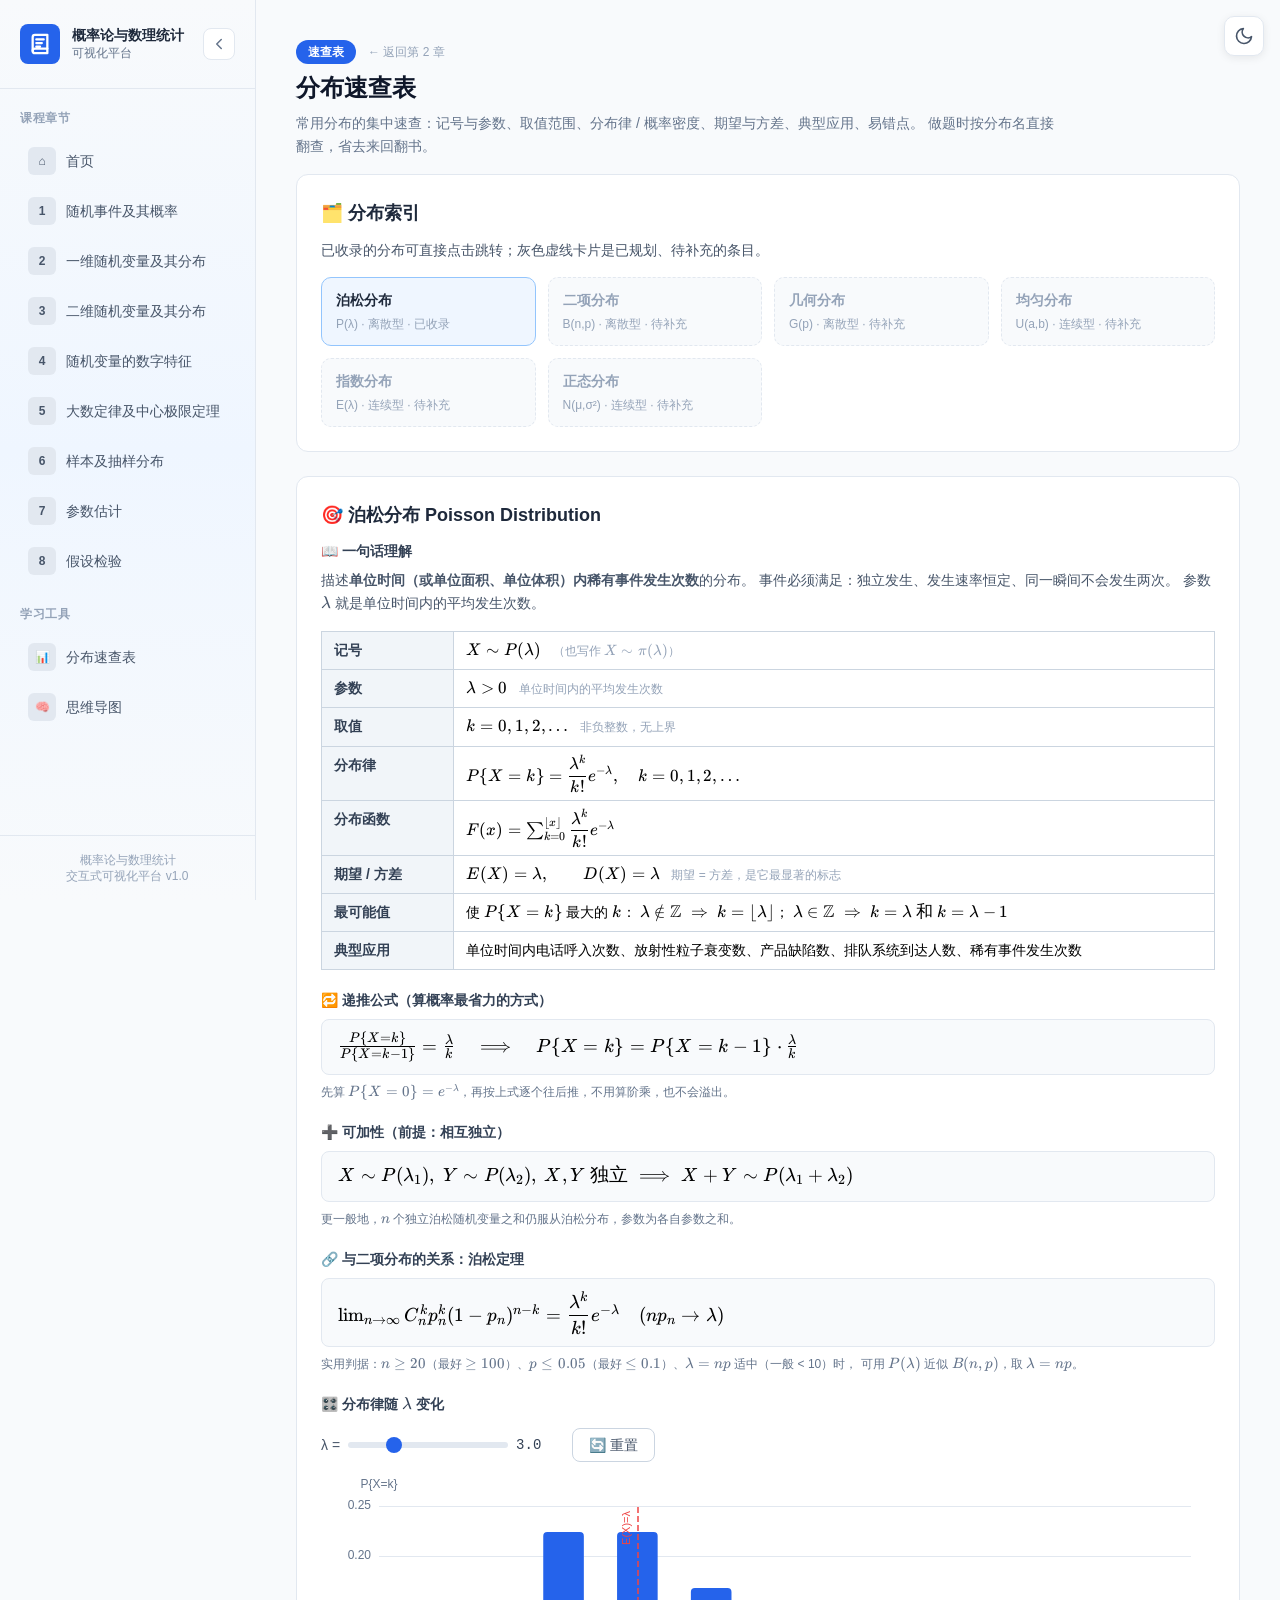
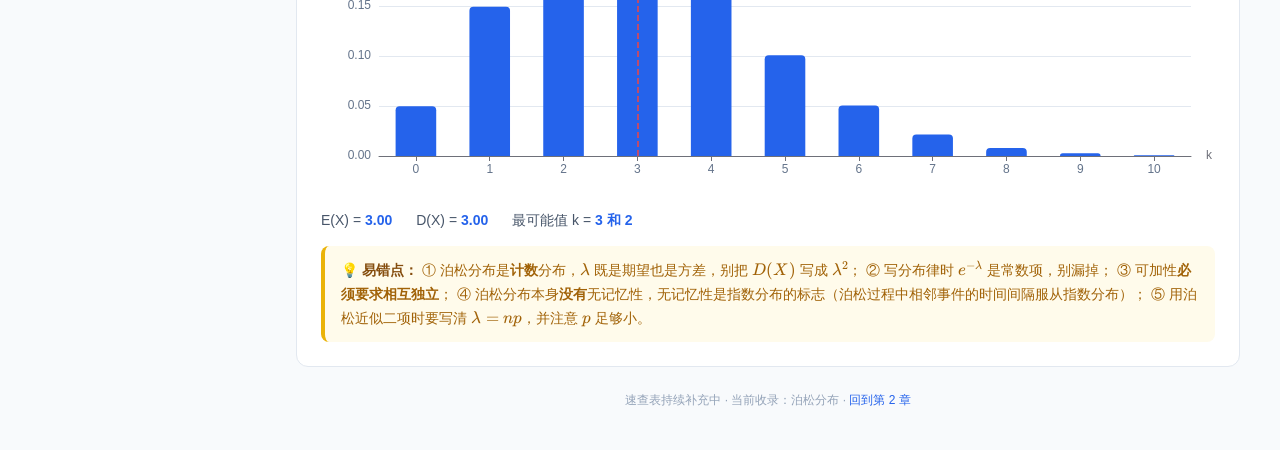
<file: distribution_reference.html>
<!DOCTYPE html>
<html lang="zh-CN">

<head>
  <meta charset="UTF-8">
  <meta name="viewport" content="width=device-width, initial-scale=1.0">
  <title>分布速查表 — 概率论与数理统计可视化平台</title>
  <link rel="icon" type="image/png" href="logo.png">
  <!-- TailwindCSS（本地 vendor，与 index.html 一致，支持 sidebar.js 动态注入的 class） -->
  <script src="vendor/tailwind.min.js"></script>
  <script>
    tailwind.config = {
      theme: {
        extend: {
          colors: {
            primary: '#2563eb',
            'primary-light': '#3b82f6',
            'primary-dark': '#1d4ed8',
            'primary-bg': '#eff6ff',
          }
        }
      }
    }
  </script>
  <link rel="stylesheet" href="vendor/katex/katex.min.css">
  <script src="vendor/katex/katex.min.js"></script>
  <script src="vendor/katex/auto-render.min.js"></script>
  <script src="js/katex-setup.js"></script>
  <script src="vendor/echarts.min.js"></script>
  <link rel="stylesheet" href="css/sidebar.css">
  <link rel="stylesheet" href="css/theme.css">
  <script src="js/theme.js"></script>
  <style>
    html {
      scroll-behavior: smooth;
    }

    body {
      font-family: -apple-system, BlinkMacSystemFont, 'Segoe UI', 'PingFang SC', 'Microsoft YaHei', sans-serif;
      background: #f8fafc;
    }

    .main-content {
      margin-left: 256px;
      min-height: 100vh;
    }

    .card {
      background: #fff;
      border-radius: 12px;
      border: 1px solid #e2e8f0;
      padding: 24px;
      margin-bottom: 24px;
      transition: all 0.2s;
    }

    .card:hover {
      box-shadow: 0 4px 16px rgba(0, 0, 0, 0.04);
    }

    /* ---------- 分布索引 ---------- */
    .ref-grid {
      display: grid;
      gap: 12px;
      grid-template-columns: repeat(auto-fill, minmax(180px, 1fr));
    }

    .ref-item {
      background: #f8fafc;
      border: 1px solid #e2e8f0;
      border-radius: 10px;
      padding: 12px 14px;
      text-decoration: none;
      display: block;
      transition: all 0.2s;
    }

    a.ref-item:hover {
      background: #eff6ff;
      border-color: #93c5fd;
      transform: translateY(-1px);
    }

    .ref-item--ready {
      background: #eff6ff;
      border-color: #93c5fd;
    }

    .ref-item-title {
      color: #1e293b;
      font-size: 14px;
      font-weight: 600;
    }

    .ref-item-sub {
      color: #94a3b8;
      font-size: 12px;
      margin-top: 4px;
    }

    .ref-item--todo {
      background: #f8fafc;
      border-style: dashed;
      cursor: default;
    }

    .ref-item--todo .ref-item-title {
      color: #94a3b8;
    }

    /* ---------- 速查表 ---------- */
    .ref-table {
      border-collapse: collapse;
      font-size: 14px;
      width: 100%;
    }

    .ref-table th,
    .ref-table td {
      border: 1px solid #cbd5e0;
      padding: 8px 12px;
      text-align: left;
      vertical-align: top;
    }

    .ref-table th {
      background: #f1f5f9;
      color: #334155;
      font-weight: 600;
      white-space: nowrap;
      width: 132px;
    }

    .ref-block {
      margin-top: 20px;
    }

    .ref-block-title {
      color: #334155;
      font-size: 14px;
      font-weight: 600;
      margin-bottom: 8px;
    }

    .ref-formula {
      background: #f8fafc;
      border: 1px solid #e2e8f0;
      border-radius: 8px;
      padding: 12px 16px;
      overflow-x: auto;
    }

    .exam-tip {
      background: #fffbeb;
      border-left: 4px solid #eab308;
      border-radius: 8px;
      margin-top: 16px;
      padding: 12px 16px;
    }

    .slider-input {
      -webkit-appearance: none;
      appearance: none;
      background: #e2e8f0;
      border-radius: 6px;
      cursor: pointer;
      height: 6px;
      outline: none;
    }

    .slider-input::-webkit-slider-thumb {
      -webkit-appearance: none;
      appearance: none;
      background: #2563eb;
      border-radius: 50%;
      cursor: pointer;
      height: 16px;
      width: 16px;
    }

    .slider-input::-moz-range-thumb {
      background: #2563eb;
      border: 0;
      border-radius: 50%;
      cursor: pointer;
      height: 16px;
      width: 16px;
    }

    /* 移动端适配 */
    @media (max-width: 767px) {
      .main-content {
        margin-left: 0 !important;
      }

      section {
        padding-left: 16px !important;
        padding-right: 16px !important;
      }

      .card {
        padding: 16px;
      }

      h1 {
        font-size: 1.35rem !important;
      }

      h2 {
        font-size: 1.05rem !important;
      }

      .slider-input {
        width: 100% !important;
        max-width: 200px;
      }

      button {
        font-size: 0.8rem !important;
        padding: 6px 12px !important;
      }
    }
  </style>
</head>

<body>

  <!-- ==================== 侧边导航栏（由 js/sidebar.js 动态注入） ==================== -->
  <div id="sidebar-container"></div>
  <script src="js/sidebar.js"></script>

  <!-- ==================== 主内容区域 ==================== -->
  <main class="main-content">

    <section class="max-w-5xl mx-auto px-10 pt-10 pb-4">
      <div class="flex items-center gap-3 mb-2">
        <span class="px-3 py-1 text-xs font-bold text-white rounded-full" style="background:#2563eb;">速查表</span>
        <a href="chapter2.html" class="text-xs text-slate-400 no-underline hover:text-blue-600 transition-colors">← 返回第 2 章</a>
      </div>
      <h1 class="text-2xl font-bold text-slate-900 mb-2">分布速查表</h1>
      <p class="text-sm text-slate-500 leading-relaxed max-w-3xl">
        常用分布的集中速查：记号与参数、取值范围、分布律 / 概率密度、期望与方差、典型应用、易错点。
        做题时按分布名直接翻查，省去来回翻书。
      </p>
    </section>

    <!-- ===== 分布索引 ===== -->
    <section class="max-w-5xl mx-auto px-10">
      <div class="card">
        <h2 class="text-lg font-bold text-slate-800 mb-3">🗂️ 分布索引</h2>
        <p class="text-sm text-slate-600 leading-relaxed mb-4">
          已收录的分布可直接点击跳转；灰色虚线卡片是已规划、待补充的条目。
        </p>
        <div class="ref-grid">
          <a href="#poisson" class="ref-item ref-item--ready">
            <div class="ref-item-title">泊松分布</div>
            <div class="ref-item-sub">P(λ) · 离散型 · 已收录</div>
          </a>
          <div class="ref-item ref-item--todo">
            <div class="ref-item-title">二项分布</div>
            <div class="ref-item-sub">B(n,p) · 离散型 · 待补充</div>
          </div>
          <div class="ref-item ref-item--todo">
            <div class="ref-item-title">几何分布</div>
            <div class="ref-item-sub">G(p) · 离散型 · 待补充</div>
          </div>
          <div class="ref-item ref-item--todo">
            <div class="ref-item-title">均匀分布</div>
            <div class="ref-item-sub">U(a,b) · 连续型 · 待补充</div>
          </div>
          <div class="ref-item ref-item--todo">
            <div class="ref-item-title">指数分布</div>
            <div class="ref-item-sub">E(λ) · 连续型 · 待补充</div>
          </div>
          <div class="ref-item ref-item--todo">
            <div class="ref-item-title">正态分布</div>
            <div class="ref-item-sub">N(μ,σ²) · 连续型 · 待补充</div>
          </div>
        </div>
      </div>
    </section>

    <!-- ===== 泊松分布 ===== -->
    <section class="max-w-5xl mx-auto px-10" id="poisson">
      <div class="card">
        <h2 class="text-lg font-bold text-slate-800 mb-3">🎯 泊松分布 Poisson Distribution</h2>

        <div class="mb-4">
          <h3 class="text-sm font-semibold text-slate-700 mb-2">📖 一句话理解</h3>
          <p class="text-sm text-slate-600 leading-relaxed">
            描述<strong>单位时间（或单位面积、单位体积）内稀有事件发生次数</strong>的分布。
            事件必须满足：独立发生、发生速率恒定、同一瞬间不会发生两次。
            参数 \(\lambda\) 就是单位时间内的平均发生次数。
          </p>
        </div>

        <div class="overflow-x-auto">
          <table class="ref-table">
            <tbody>
              <tr>
                <th>记号</th>
                <td><span class="katex-render" data-expr="X\sim P(\lambda)"></span>
                  <span class="text-xs text-slate-400 ml-2">（也写作 \(X\sim \pi(\lambda)\)）</span>
                </td>
              </tr>
              <tr>
                <th>参数</th>
                <td><span class="katex-render" data-expr="\lambda>0"></span>
                  <span class="text-xs text-slate-400 ml-2">单位时间内的平均发生次数</span>
                </td>
              </tr>
              <tr>
                <th>取值</th>
                <td><span class="katex-render" data-expr="k=0,1,2,\dots"></span>
                  <span class="text-xs text-slate-400 ml-2">非负整数，无上界</span>
                </td>
              </tr>
              <tr>
                <th>分布律</th>
                <td><span class="katex-render" data-expr="P\{X=k\}=\dfrac{\lambda^k}{k!}e^{-\lambda},\quad k=0,1,2,\dots"></span>
                </td>
              </tr>
              <tr>
                <th>分布函数</th>
                <td><span class="katex-render" data-expr="F(x)=\sum_{k=0}^{\lfloor x\rfloor}\dfrac{\lambda^k}{k!}e^{-\lambda}"></span>
                </td>
              </tr>
              <tr>
                <th>期望 / 方差</th>
                <td><span class="katex-render" data-expr="E(X)=\lambda,\qquad D(X)=\lambda"></span>
                  <span class="text-xs text-slate-400 ml-2">期望 = 方差，是它最显著的标志</span>
                </td>
              </tr>
              <tr>
                <th>最可能值</th>
                <td>使 \(P\{X=k\}\) 最大的 <span class="katex-render" data-expr="k"></span>：
                  <span class="katex-render" data-expr="\lambda\notin\mathbb{Z}\;\Rightarrow\; k=\lfloor\lambda\rfloor"></span>；
                  <span class="katex-render" data-expr="\lambda\in\mathbb{Z}\;\Rightarrow\; k=\lambda\ \text{和}\ k=\lambda-1"></span>
                </td>
              </tr>
              <tr>
                <th>典型应用</th>
                <td>单位时间内电话呼入次数、放射性粒子衰变数、产品缺陷数、排队系统到达人数、稀有事件发生次数</td>
              </tr>
            </tbody>
          </table>
        </div>

        <!-- 递推与性质 -->
        <div class="ref-block">
          <h3 class="ref-block-title">🔁 递推公式（算概率最省力的方式）</h3>
          <div class="ref-formula">
            <span class="katex-render" data-expr="\frac{P\{X=k\}}{P\{X=k-1\}}=\frac{\lambda}{k}\quad\Longrightarrow\quad P\{X=k\}=P\{X=k-1\}\cdot\frac{\lambda}{k}"></span>
          </div>
          <p class="text-xs text-slate-500 mt-2 leading-relaxed">
            先算 \(P\{X=0\}=e^{-\lambda}\)，再按上式逐个往后推，不用算阶乘，也不会溢出。
          </p>
        </div>

        <div class="ref-block">
          <h3 class="ref-block-title">➕ 可加性（前提：相互独立）</h3>
          <div class="ref-formula">
            <span class="katex-render" data-expr="X\sim P(\lambda_1),\; Y\sim P(\lambda_2),\ X,Y\ \text{独立}\;\Longrightarrow\; X+Y\sim P(\lambda_1+\lambda_2)"></span>
          </div>
          <p class="text-xs text-slate-500 mt-2 leading-relaxed">
            更一般地，\(n\) 个独立泊松随机变量之和仍服从泊松分布，参数为各自参数之和。
          </p>
        </div>

        <div class="ref-block">
          <h3 class="ref-block-title">🔗 与二项分布的关系：泊松定理</h3>
          <div class="ref-formula">
            <span class="katex-render"
              data-expr="\lim_{n\to\infty}C_n^k p_n^k (1-p_n)^{n-k}=\dfrac{\lambda^k}{k!}e^{-\lambda}\quad (np_n\to\lambda)"></span>
          </div>
          <p class="text-xs text-slate-500 mt-2 leading-relaxed">
            实用判据：\(n\ge 20\)（最好 \(\ge 100\)）、\(p\le 0.05\)（最好 \(\le 0.1\)）、\(\lambda=np\) 适中（一般 &lt; 10）时，
            可用 \(P(\lambda)\) 近似 \(B(n,p)\)，取 \(\lambda=np\)。
          </p>
        </div>

        <!-- 交互图 -->
        <div class="ref-block">
          <h3 class="text-sm font-semibold text-slate-700 mb-3">🎛️ 分布律随 \(\lambda\) 变化</h3>
          <div class="flex flex-wrap items-center gap-4 mb-4">
            <div class="flex items-center gap-2">
              <span class="text-sm text-slate-600">λ =</span>
              <input type="range" id="lambdaSlider" min="0.5" max="10" step="0.5" value="3"
                oninput="renderPoisson()" class="slider-input w-40">
              <span id="lambdaVal" class="text-sm font-mono text-slate-700 w-10">3.0</span>
            </div>
            <button onclick="resetLambda()"
              class="px-4 py-1.5 text-sm bg-white border border-slate-300 text-slate-600 rounded-lg hover:border-blue-600 hover:text-blue-600 transition-colors">🔄
              重置</button>
          </div>

          <div id="poissonChart" style="width:100%;height:320px;"></div>

          <div class="flex flex-wrap items-center gap-6 mt-3 text-sm">
            <span class="text-slate-600">E(X) = <strong id="poissonMean" class="text-blue-600">3.00</strong></span>
            <span class="text-slate-600">D(X) = <strong id="poissonVar" class="text-blue-600">3.00</strong></span>
            <span class="text-slate-600">最可能值 k = <strong id="poissonMode" class="text-blue-600">3</strong></span>
          </div>
        </div>

        <div class="exam-tip">
          <span class="font-bold text-yellow-800 text-sm">💡 易错点：</span>
          <span class="text-sm text-yellow-700">
            ① 泊松分布是<strong>计数</strong>分布，\(\lambda\) 既是期望也是方差，别把 \(D(X)\) 写成 \(\lambda^2\)；
            ② 写分布律时 \(e^{-\lambda}\) 是常数项，别漏掉；
            ③ 可加性<strong>必须要求相互独立</strong>；
            ④ 泊松分布本身<strong>没有</strong>无记忆性，无记忆性是指数分布的标志（泊松过程中相邻事件的时间间隔服从指数分布）；
            ⑤ 用泊松近似二项时要写清 \(\lambda=np\)，并注意 \(p\) 足够小。
          </span>
        </div>
      </div>
    </section>

    <section class="max-w-5xl mx-auto px-10 pb-10">
      <p class="text-xs text-slate-400 text-center leading-relaxed">
        速查表持续补充中 · 当前收录：泊松分布 ·
        <a href="chapter2.html" class="text-blue-600 no-underline hover:underline">回到第 2 章</a>
      </p>
    </section>

  </main>

  <script>
    // ===== KaTeX 渲染 =====
    function renderAllKatex() {
      document.querySelectorAll('.katex-render').forEach(function (el) {
        try {
          katex.render(el.getAttribute('data-expr'), el, { displayMode: false, throwOnError: false });
        } catch (e) { el.textContent = el.getAttribute('data-expr'); }
      });
    }
    renderAllKatex();

    // ===== 泊松分布律图 =====
    var poissonChart = echarts.init(document.getElementById('poissonChart'));

    // 用递推算概率：P(X=0)=e^{-λ}，P(X=k)=P(X=k-1)·λ/k，避免阶乘溢出
    function poissonPoints(lambda) {
      var maxK = Math.max(8, Math.ceil(lambda + 4 * Math.sqrt(lambda)));
      var points = [];
      var p = Math.exp(-lambda);
      for (var k = 0; k <= maxK; k += 1) {
        points.push({ k: k, p: p });
        p = (p * lambda) / (k + 1);
      }
      return points;
    }

    function poissonMode(lambda) {
      return Number.isInteger(lambda) ? lambda + ' 和 ' + (lambda - 1) : String(Math.floor(lambda));
    }

    function renderPoisson() {
      var lambda = parseFloat(document.getElementById('lambdaSlider').value);
      var points = poissonPoints(lambda);

      document.getElementById('lambdaVal').textContent = lambda.toFixed(1);
      document.getElementById('poissonMean').textContent = lambda.toFixed(2);
      document.getElementById('poissonVar').textContent = lambda.toFixed(2);
      document.getElementById('poissonMode').textContent = poissonMode(lambda);

      poissonChart.setOption({
        tooltip: {
          trigger: 'axis',
          axisPointer: { type: 'shadow' },
          formatter: function (params) {
            var item = params[0];
            return 'k = ' + item.axisValue + '<br>P{X=k} = ' + Number(item.data).toFixed(4);
          }
        },
        grid: { left: 58, right: 24, top: 28, bottom: 42 },
        xAxis: {
          type: 'category',
          name: 'k',
          nameLocation: 'end',
          data: points.map(function (point) { return point.k; }),
          axisTick: { alignWithLabel: true },
          axisLabel: { color: '#64748b' }
        },
        yAxis: {
          type: 'value',
          name: 'P{X=k}',
          nameTextStyle: { color: '#64748b' },
          axisLabel: { color: '#64748b', formatter: function (value) { return value.toFixed(2); } },
          splitLine: { lineStyle: { color: '#e2e8f0' } }
        },
        series: [{
          type: 'bar',
          data: points.map(function (point) { return point.p; }),
          barWidth: '55%',
          itemStyle: { color: '#2563eb', borderRadius: [4, 4, 0, 0] },
          markLine: {
            silent: true,
            symbol: 'none',
            label: {
              formatter: 'E(X)=λ',
              position: 'insideEndTop',
              color: '#ef4444',
              fontSize: 11
            },
            lineStyle: { color: '#ef4444', type: 'dashed', width: 1.5 },
            data: [{ xAxis: Math.min(points.length - 1, Math.round(lambda)) }]
          }
        }]
      }, true);
    }

    function resetLambda() {
      document.getElementById('lambdaSlider').value = 3;
      renderPoisson();
    }

    renderPoisson();

    window.addEventListener('resize', function () {
      poissonChart.resize();
    });
  </script>

</body>

</html>
</file>
<file: css/sidebar.css>
/* ==================== 共享侧边导航栏样式 ==================== */
/* 供 index.html 与 chapter1-8.html 通过 <link rel="stylesheet" href="css/sidebar.css"> 引入 */

.sidebar {
  position: fixed;
  top: 0;
  left: 0;
  width: 256px;
  height: 100vh;
  overflow-y: auto;
  z-index: 40;
  background: linear-gradient(180deg, #f8fafc 0%, #eff6ff 50%, #f8fafc 100%);
  border-right: 1px solid #e2e8f0;
}

.sidebar-nav-item {
  display: flex;
  align-items: center;
  padding: 10px 20px;
  margin: 2px 8px;
  border-radius: 8px;
  font-size: 14px;
  color: #475569;
  transition: all 0.2s ease;
  cursor: pointer;
  text-decoration: none;
}

.sidebar-nav-item:hover {
  background-color: #dbeafe;
  color: #2563eb;
}

.sidebar-nav-item.active {
  background-color: #2563eb;
  color: #ffffff;
  font-weight: 600;
}

.sidebar-nav-item .chapter-num {
  display: inline-flex;
  align-items: center;
  justify-content: center;
  width: 28px;
  height: 28px;
  border-radius: 6px;
  background-color: #e2e8f0;
  color: #475569;
  font-size: 12px;
  font-weight: 700;
  margin-right: 10px;
  flex-shrink: 0;
  transition: all 0.2s ease;
}

.sidebar-nav-item:hover .chapter-num {
  background-color: #93c5fd;
  color: #1e40af;
}

.sidebar-nav-item.active .chapter-num {
  background-color: rgba(255, 255, 255, 0.3);
  color: #ffffff;
}

/* 侧边栏自定义滚动条 */
.sidebar::-webkit-scrollbar { width: 4px; }
.sidebar::-webkit-scrollbar-track { background: transparent; }
.sidebar::-webkit-scrollbar-thumb { background: #cbd5e1; border-radius: 4px; }
.sidebar::-webkit-scrollbar-thumb:hover { background: #94a3b8; }

/* ==================== 侧边栏折叠/展开 ==================== */

/* 折叠/展开过渡动画 */
.sidebar { transition: transform 0.3s ease; }
.main-content { transition: margin-left 0.3s ease; }

/* 侧边栏顶部“收起”按钮 */
.sidebar-toggle {
  display: inline-flex;
  align-items: center;
  justify-content: center;
  width: 32px;
  height: 32px;
  border-radius: 8px;
  border: 1px solid #e2e8f0;
  background: #ffffff;
  color: #64748b;
  cursor: pointer;
  transition: all 0.15s ease;
  flex-shrink: 0;
}
.sidebar-toggle:hover {
  background: #dbeafe;
  color: #2563eb;
  border-color: #93c5fd;
}

/* 侧边栏收起后，屏幕左上角的悬浮“展开”按钮 */
.sidebar-reopen {
  position: fixed;
  top: 16px;
  left: 16px;
  z-index: 50;
  display: none;
  align-items: center;
  justify-content: center;
  width: 40px;
  height: 40px;
  border-radius: 8px;
  border: 1px solid #e2e8f0;
  background: #ffffff;
  color: #2563eb;
  cursor: pointer;
  box-shadow: 0 2px 8px rgba(0, 0, 0, 0.12);
  transition: all 0.15s ease;
}
.sidebar-reopen:hover {
  background: #2563eb;
  color: #ffffff;
  border-color: #2563eb;
}

/* 折叠状态：侧边栏滑出屏幕，主内容区占满宽度，显示展开按钮 */
body.sidebar-collapsed .sidebar { transform: translateX(-100%); }
body.sidebar-collapsed .main-content { margin-left: 0; }
body.sidebar-collapsed .sidebar-reopen { display: flex; }

/* ==================== 移动端适配 ==================== */
@media (max-width: 767px) {
  /* 移动端侧边栏默认隐藏（覆盖层模式） */
  .sidebar {
    transform: translateX(-100%);
    width: 280px;
    box-shadow: 4px 0 24px rgba(0, 0, 0, 0.15);
    z-index: 50;
  }

  /* 移动端主内容区始终占满宽度 */
  .main-content {
    margin-left: 0 !important;
  }

  /* 移动端始终显示汉堡菜单按钮 */
  .sidebar-reopen {
    display: flex !important;
  }

  /* 移动端侧边栏打开时，显示遮罩层 */
  body.sidebar-open .sidebar {
    transform: translateX(0);
  }

  /* 侧边栏遮罩层 */
  .sidebar-overlay {
    display: none;
    position: fixed;
    inset: 0;
    background: rgba(0, 0, 0, 0.4);
    z-index: 45;
    transition: opacity 0.3s ease;
  }
  body.sidebar-open .sidebar-overlay {
    display: block;
  }

  /* 移动端折叠状态（桌面端）不适用，用 sidebar-open 替代 */
  body.sidebar-collapsed .sidebar { transform: translateX(-100%); }
  body.sidebar-collapsed .sidebar-reopen { display: flex !important; }
  body.sidebar-open .sidebar-reopen { display: none !important; }
}

/* 平板端（768px-1023px）：侧边栏默认折叠 */
@media (min-width: 768px) and (max-width: 1023px) {
  body:not(.sidebar-open) .sidebar {
    transform: translateX(-100%);
  }
  body:not(.sidebar-open) .main-content {
    margin-left: 0;
  }
  body:not(.sidebar-open) .sidebar-reopen {
    display: flex;
  }
  body.sidebar-open .sidebar {
    transform: translateX(0);
  }
  body.sidebar-open .main-content {
    margin-left: 256px;
  }
  body.sidebar-open .sidebar-reopen {
    display: none;
  }
  .sidebar-open .sidebar-overlay {
    display: none;
  }
}
</file>
<file: css/theme.css>
/* ==================== 明暗主题（共享） ==================== */
/* 用法：在每个页面 <head> 中，紧跟在 css/sidebar.css 之后引入本文件，并引入 js/theme.js：
     <link rel="stylesheet" href="css/theme.css">
     <script src="js/theme.js"></script>
   原理：js/theme.js 会在 <html> 上添加/移除 class="dark"，本文件所有暗色规则
   统一以 html.dark 作为前缀，优先级高于各页面的 Tailwind 工具类与自定义样式。 */

/* ---------- 右上角切换按钮（所有主题通用） ---------- */
.theme-toggle {
  position: fixed;
  top: 16px;
  right: 16px;
  z-index: 60;
  width: 40px;
  height: 40px;
  display: inline-flex;
  align-items: center;
  justify-content: center;
  padding: 0;
  border-radius: 10px;
  border: 1px solid #e2e8f0;
  background: #ffffff;
  color: #475569;
  cursor: pointer;
  box-shadow: 0 2px 8px rgba(0, 0, 0, 0.08);
  transition: background 0.2s ease, color 0.2s ease, border-color 0.2s ease, box-shadow 0.2s ease;
}
.theme-toggle:hover {
  color: #2563eb;
  border-color: #93c5fd;
  background: #eff6ff;
}
.theme-toggle:focus-visible {
  outline: 2px solid #93c5fd;
  outline-offset: 2px;
}
.theme-toggle svg { width: 20px; height: 20px; display: block; }

/* 亮色模式显示月亮（点击进入暗色）；暗色模式显示太阳（点击回到亮色） */
.theme-toggle .icon-sun { display: none; }
html.dark .theme-toggle .icon-moon { display: none; }
html.dark .theme-toggle .icon-sun { display: block; }

html.dark .theme-toggle {
  background: #1e293b;
  border-color: #334155;
  color: #fbbf24;
  box-shadow: 0 2px 10px rgba(0, 0, 0, 0.45);
}
html.dark .theme-toggle:hover {
  color: #fde68a;
  border-color: #fbbf24;
  background: #243044;
}

/* ==================== 暗色主题 ==================== */

/* ---------- 页面底色与基础文字 ---------- */
html.dark body {
  background-color: #0f172a;
  color: #e2e8f0;
}
html.dark .bg-slate-50 { background-color: #0f172a; }
html.dark .bg-slate-100 { background-color: #1e293b; }
html.dark .bg-slate-200 { background-color: #334155; }
html.dark .hover\:bg-slate-200:hover { background-color: #334155; }
html.dark .bg-white { background-color: #1e293b; }
html.dark .bg-gray-50 { background-color: #0f172a; }
html.dark .bg-gray-100 { background-color: #1e293b; }

/* 首页 Hero 渐变 */
html.dark .bg-gradient-to-b {
  background-image: linear-gradient(to bottom, #0f172a 0%, #16213c 50%, #0f172a 100%);
}
html.dark .bg-gradient-to-br {
  background-image: linear-gradient(to bottom right, #0f172a 0%, #16213c 50%, #0f172a 100%);
}

/* ---------- 文字层级 ---------- */
html.dark .text-slate-900,
html.dark .text-slate-800 { color: #f8fafc; }
html.dark .text-slate-700 { color: #e2e8f0; }
html.dark .text-slate-600 { color: #cbd5e1; }
html.dark .text-slate-500 { color: #94a3b8; }
html.dark .text-slate-400 { color: #64748b; }

/* ---------- 边框与分隔线 ---------- */
html.dark .border-slate-100,
html.dark .border-slate-200 { border-color: #334155; }
html.dark .border-slate-300 { border-color: #475569; }
html.dark .divide-slate-100 > :not([hidden]) ~ :not([hidden]) { border-color: #334155; }

/* ---------- 主色 primary / blue ---------- */
html.dark .bg-primary-bg,
html.dark .bg-blue-50 { background-color: rgba(37, 99, 235, 0.16); }
html.dark .bg-blue-100 { background-color: rgba(37, 99, 235, 0.28); }
html.dark .bg-blue-200 { background-color: rgba(37, 99, 235, 0.40); }
html.dark .bg-blue-300 { background-color: rgba(37, 99, 235, 0.55); }
html.dark .hover\:bg-blue-50:hover { background-color: rgba(37, 99, 235, 0.18); }
html.dark .hover\:bg-blue-100:hover { background-color: rgba(37, 99, 235, 0.30); }
html.dark .text-blue-900 { color: #bfdbfe; }
html.dark .text-blue-700,
html.dark .text-primary { color: #93c5fd; }
html.dark .text-blue-600 { color: #60a5fa; }
html.dark .hover\:text-blue-600:hover,
html.dark .hover\:text-primary:hover { color: #60a5fa; }
html.dark .border-blue-200 { border-color: rgba(37, 99, 235, 0.50); }
html.dark .border-blue-300,
html.dark .border-primary { border-color: #2563eb; }
html.dark .hover\:border-blue-600:hover,
html.dark .hover\:border-primary:hover { border-color: #3b82f6; }

/* ---------- indigo（贝叶斯卡片） ---------- */
html.dark .bg-indigo-50 { background-color: rgba(99, 102, 241, 0.16); }
html.dark .bg-indigo-100 { background-color: rgba(99, 102, 241, 0.28); }
html.dark .border-indigo-200 { border-color: rgba(99, 102, 241, 0.50); }
html.dark .text-indigo-600 { color: #818cf8; }
html.dark .text-indigo-800 { color: #a5b4fc; }
html.dark .hover\:border-indigo-500:hover { border-color: #6366f1; }
html.dark .hover\:text-indigo-600:hover { color: #818cf8; }

/* ---------- emerald（全概率卡片） ---------- */
html.dark .bg-emerald-50 { background-color: rgba(16, 185, 129, 0.14); }
html.dark .bg-emerald-100 { background-color: rgba(16, 185, 129, 0.24); }
html.dark .border-emerald-200 { border-color: rgba(16, 185, 129, 0.45); }
html.dark .border-emerald-300 { border-color: rgba(16, 185, 129, 0.60); }
html.dark .border-emerald-500 { border-color: #10b981; }
html.dark .text-emerald-600 { color: #34d399; }
html.dark .text-emerald-700 { color: #6ee7b7; }
html.dark .text-emerald-800,
html.dark .text-emerald-900 { color: #a7f3d0; }
html.dark .hover\:border-emerald-500:hover { border-color: #10b981; }
html.dark .hover\:border-emerald-600:hover { border-color: #34d399; }
html.dark .hover\:text-emerald-600:hover { color: #34d399; }

/* ---------- green / lime / teal / cyan / violet / purple ---------- */
html.dark .bg-green-100 { background-color: rgba(34, 197, 94, 0.24); }
html.dark .text-green-600 { color: #4ade80; }
html.dark .text-green-700 { color: #86efac; }
html.dark .bg-lime-100 { background-color: rgba(132, 204, 22, 0.24); }
html.dark .text-lime-600 { color: #a3e635; }
html.dark .bg-teal-100 { background-color: rgba(20, 184, 166, 0.24); }
html.dark .text-teal-600 { color: #2dd4bf; }
html.dark .bg-cyan-100 { background-color: rgba(6, 182, 212, 0.24); }
html.dark .text-cyan-600 { color: #22d3ee; }
html.dark .bg-violet-100 { background-color: rgba(139, 92, 246, 0.24); }
html.dark .text-violet-600 { color: #a78bfa; }
html.dark .text-purple-600 { color: #c084fc; }

/* ---------- red / orange ---------- */
html.dark .bg-red-50 { background-color: rgba(239, 68, 68, 0.14); }
html.dark .bg-red-100 { background-color: rgba(239, 68, 68, 0.24); }
html.dark .border-red-200 { border-color: rgba(239, 68, 68, 0.50); }
html.dark .text-red-500,
html.dark .text-red-600 { color: #f87171; }
html.dark .text-red-700 { color: #fca5a5; }
html.dark .bg-orange-50 { background-color: rgba(249, 115, 22, 0.14); }
html.dark .border-orange-200 { border-color: rgba(249, 115, 22, 0.50); }
html.dark .text-orange-500,
html.dark .text-orange-600 { color: #fb923c; }

/* ---------- yellow（应试提示文字） ---------- */
html.dark .text-yellow-800 { color: #fcd34d; }
html.dark .text-yellow-700 { color: #fde68a; }

/* ---------- 通用组件：卡片 / 面板 / 表单 ---------- */
html.dark .card,
html.dark .chapter-card,
html.dark .module-card,
html.dark .chart-container {
  background-color: #1e293b;
  border-color: #334155;
}
html.dark .card:hover { box-shadow: 0 4px 16px rgba(0, 0, 0, 0.35); }
html.dark .chapter-card:hover {
  border-color: #2563eb;
  box-shadow: 0 8px 25px rgba(37, 99, 235, 0.28);
}
html.dark .module-card:hover {
  border-color: #334155;
  box-shadow: 0 4px 20px rgba(0, 0, 0, 0.35);
}

html.dark .formula-panel {
  background-color: #172033;
  border-color: #334155;
}
html.dark .formula-toggle { color: #cbd5e1; }
html.dark .formula-toggle:hover { background-color: #1e293b; }

html.dark .exam-tip {
  background-color: #422006;
  border-left-color: #eab308;
}

html.dark .quiz-option { border-color: #334155; }
html.dark .quiz-option:hover { border-color: #2563eb; background-color: rgba(37, 99, 235, 0.16); }
html.dark .quiz-option.selected { border-color: #2563eb; background-color: rgba(37, 99, 235, 0.16); }
html.dark .quiz-option.correct { border-color: #16a34a; background-color: rgba(22, 163, 74, 0.16); }
html.dark .quiz-option.wrong { border-color: #dc2626; background-color: rgba(220, 38, 38, 0.16); }

html.dark .slider-input { background-color: #334155; }
html.dark .num-input,
html.dark .param-value-input,
html.dark .event-input {
  background-color: #0f172a;
  color: #93c5fd;
  border-color: #475569;
}
html.dark .dice-canvas-wrap {
  background-color: #172033;
  border-color: #334155;
}

/* ---------- chapter2：泊松 / 二项 / 几何 ---------- */
html.dark .poisson-control-card,
html.dark .poisson-formula-card,
html.dark .poisson-chart-card,
html.dark .binomial-control-card,
html.dark .binomial-formula-card,
html.dark .binomial-chart-card,
html.dark .geometric-control-card,
html.dark .geometric-formula-card,
html.dark .geometric-chart-card {
  background-color: #1e293b;
  border-color: #334155;
}
html.dark .poisson-formula-title,
html.dark .binomial-formula-title,
html.dark .geometric-formula-title { color: #e2e8f0; }
html.dark .poisson-formula-line,
html.dark .binomial-formula-line,
html.dark .geometric-formula-line { color: #cbd5e1; }
html.dark .poisson-formula-divider,
html.dark .binomial-formula-divider,
html.dark .geometric-formula-divider { background-color: #334155; }
html.dark .poisson-formula-example,
html.dark .binomial-formula-example,
html.dark .geometric-formula-example { background-color: #172033; }
html.dark .poisson-number-input,
html.dark .binomial-number-input,
html.dark .geometric-number-input {
  background-color: #0f172a;
  border-color: #475569;
  color: #e2e8f0;
}
html.dark .poisson-slider,
html.dark .binomial-slider,
html.dark .geometric-slider { background-color: #334155; }
html.dark .poisson-reset-btn,
html.dark .binomial-reset-btn,
html.dark .geometric-reset-btn {
  background-color: #1e293b;
  border-color: #475569;
  color: #cbd5e1;
}
html.dark .poisson-reset-btn:hover,
html.dark .binomial-reset-btn:hover,
html.dark .geometric-reset-btn:hover {
  border-color: #2563eb;
  color: #93c5fd;
  background-color: rgba(37, 99, 235, 0.16);
}
html.dark .poisson-chart-footer,
html.dark .binomial-chart-footer,
html.dark .geometric-chart-footer {
  color: #94a3b8;
  border-top-color: #334155;
}

/* ---------- mindmap 思维导图页面 ---------- */
html.dark .container {
  background-color: #1e293b;
  box-shadow: 0 20px 60px rgba(0, 0, 0, 0.50);
}
html.dark .container h2 { color: #e2e8f0; }
html.dark #mindmap { background-color: #1e293b; }
html.dark .mindmap-controls button {
  background-color: #1e293b;
  border-color: #475569;
  color: #cbd5e1;
}
html.dark .mindmap-controls button:hover,
html.dark .mindmap-controls button:focus-visible {
  background-color: rgba(37, 99, 235, 0.20);
  border-color: #3b82f6;
}
html.dark .mindmap-context-menu {
  background-color: #1e293b;
  border-color: #475569;
  box-shadow: 0 8px 24px rgba(0, 0, 0, 0.50);
}
html.dark .mindmap-context-menu button { color: #cbd5e1; }
html.dark .mindmap-context-menu button:hover,
html.dark .mindmap-context-menu button:focus-visible { background-color: rgba(37, 99, 235, 0.20); }
html.dark .markmap-node text { fill: #cbd5e1; }
html.dark .markmap-node[data-depth="0"] text { fill: #f1f5f9; }
html.dark .markmap-node[data-depth="1"] text { fill: #7dd3fc; }
html.dark .error { background-color: rgba(239, 68, 68, 0.14); color: #fca5a5; }

/* 思维导图右上角控件下移，避免与右上角主题切换按钮重叠 */
.mindmap-controls { top: 64px !important; }

/* ---------- 侧边栏（覆盖 css/sidebar.css） ---------- */
html.dark .sidebar {
  background: linear-gradient(180deg, #0f172a 0%, #131f38 50%, #0f172a 100%);
  border-right-color: #334155;
}
html.dark .sidebar-nav-item { color: #cbd5e1; }
html.dark .sidebar-nav-item:hover { background-color: rgba(37, 99, 235, 0.20); color: #93c5fd; }
html.dark .sidebar-nav-item.active { background-color: #2563eb; color: #ffffff; }
html.dark .sidebar-nav-item .chapter-num { background-color: #334155; color: #cbd5e1; }
html.dark .sidebar-nav-item:hover .chapter-num { background-color: #2563eb; color: #ffffff; }
html.dark .sidebar-nav-item.active .chapter-num { background-color: rgba(255, 255, 255, 0.30); color: #ffffff; }
html.dark .sidebar::-webkit-scrollbar-thumb { background: #475569; }
html.dark .sidebar::-webkit-scrollbar-thumb:hover { background: #64748b; }
html.dark .sidebar-toggle {
  background: #1e293b;
  border-color: #334155;
  color: #94a3b8;
}
html.dark .sidebar-toggle:hover {
  background: rgba(37, 99, 235, 0.20);
  color: #93c5fd;
  border-color: #2563eb;
}
html.dark .sidebar-reopen {
  background: #1e293b;
  border-color: #334155;
  color: #60a5fa;
  box-shadow: 0 2px 10px rgba(0, 0, 0, 0.45);
}
html.dark .sidebar-reopen:hover { background: #2563eb; color: #ffffff; border-color: #2563eb; }

/* ---------- 移动端 ---------- */
@media (max-width: 767px) {
  .theme-toggle {
    top: 12px;
    right: 12px;
    width: 36px;
    height: 36px;
  }
  .theme-toggle svg { width: 18px; height: 18px; }
}
</file>
